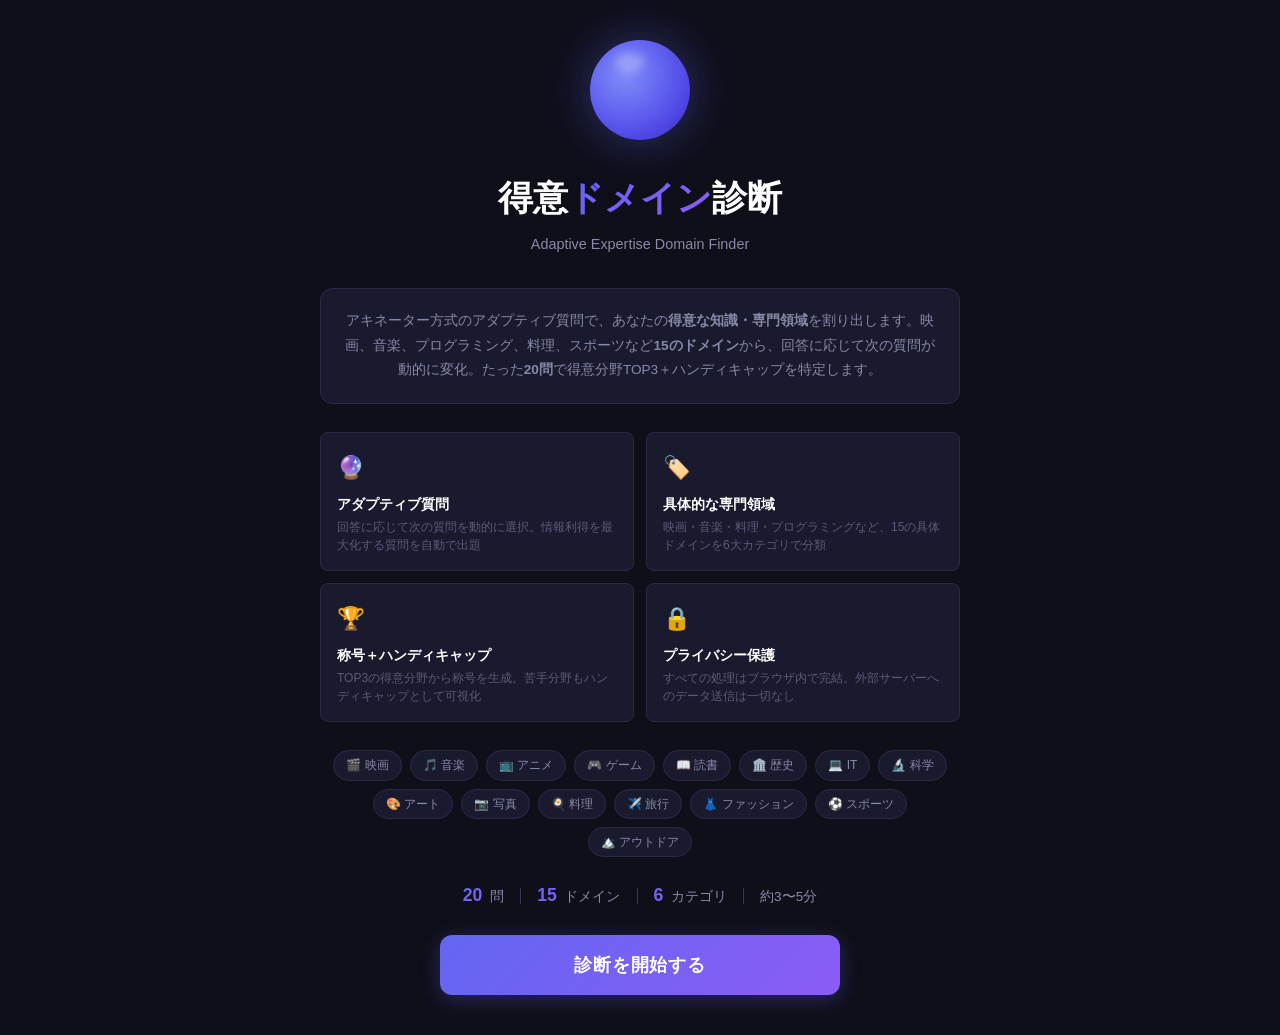
<file: strength.html>
<!DOCTYPE html>
<html lang="ja">
<head>
  <meta charset="UTF-8">
  <meta name="viewport" content="width=device-width, initial-scale=1.0">
  <title>得意ドメイン診断 - あなたの専門分野を特定</title>
  <meta name="description" content="アキネーター方式のアダプティブ質問で、あなたの得意な知識・専門領域を20問で特定。映画、音楽、プログラミング、料理など15ドメインからTOP3＋ハンディキャップを診断。">
  <meta name="theme-color" content="#0f0f1a">
  <link rel="icon" type="image/svg+xml" href="assets/icon.svg">
  <link rel="stylesheet" href="css/strength.css">
</head>
<body>

  <!-- ============================================================
       Landing Page
       ============================================================ -->
  <div id="landing" class="landing">
    <div class="landing-content">
      <div class="landing-orb"></div>
      <h1>得意<span class="accent">ドメイン</span>診断</h1>
      <p class="subtitle">Adaptive Expertise Domain Finder</p>

      <div class="landing-info">
        <p>アキネーター方式のアダプティブ質問で、あなたの<strong>得意な知識・専門領域</strong>を割り出します。映画、音楽、プログラミング、料理、スポーツなど<strong>15のドメイン</strong>から、回答に応じて次の質問が動的に変化。たった<strong>20問</strong>で得意分野TOP3＋ハンディキャップを特定します。</p>
      </div>

      <div class="landing-features">
        <div class="feature-card">
          <div class="feature-icon">🔮</div>
          <div class="feature-title">アダプティブ質問</div>
          <div class="feature-desc">回答に応じて次の質問を動的に選択。情報利得を最大化する質問を自動で出題</div>
        </div>
        <div class="feature-card">
          <div class="feature-icon">🏷️</div>
          <div class="feature-title">具体的な専門領域</div>
          <div class="feature-desc">映画・音楽・料理・プログラミングなど、15の具体ドメインを6大カテゴリで分類</div>
        </div>
        <div class="feature-card">
          <div class="feature-icon">🏆</div>
          <div class="feature-title">称号＋ハンディキャップ</div>
          <div class="feature-desc">TOP3の得意分野から称号を生成。苦手分野もハンディキャップとして可視化</div>
        </div>
        <div class="feature-card">
          <div class="feature-icon">🔒</div>
          <div class="feature-title">プライバシー保護</div>
          <div class="feature-desc">すべての処理はブラウザ内で完結。外部サーバーへのデータ送信は一切なし</div>
        </div>
      </div>

      <div class="landing-domains">
        <span class="landing-domain">🎬 映画</span>
        <span class="landing-domain">🎵 音楽</span>
        <span class="landing-domain">📺 アニメ</span>
        <span class="landing-domain">🎮 ゲーム</span>
        <span class="landing-domain">📖 読書</span>
        <span class="landing-domain">🏛️ 歴史</span>
        <span class="landing-domain">💻 IT</span>
        <span class="landing-domain">🔬 科学</span>
        <span class="landing-domain">🎨 アート</span>
        <span class="landing-domain">📷 写真</span>
        <span class="landing-domain">🍳 料理</span>
        <span class="landing-domain">✈️ 旅行</span>
        <span class="landing-domain">👗 ファッション</span>
        <span class="landing-domain">⚽ スポーツ</span>
        <span class="landing-domain">🏔️ アウトドア</span>
      </div>

      <div class="landing-stats">
        <div class="stat"><span class="stat-number">20</span>&nbsp;問</div>
        <div class="stat-divider"></div>
        <div class="stat"><span class="stat-number">15</span>&nbsp;ドメイン</div>
        <div class="stat-divider"></div>
        <div class="stat"><span class="stat-number">6</span>&nbsp;カテゴリ</div>
        <div class="stat-divider"></div>
        <div class="stat">約3〜5分</div>
      </div>

      <button class="btn-start" id="btnStart">診断を開始する</button>
    </div>
  </div>

  <!-- ============================================================
       Quiz Screen
       ============================================================ -->
  <div id="quiz" class="quiz-screen">
    <div class="progress-container">
      <div class="progress-info">
        <span class="progress-label">得意ドメイン診断</span>
        <span id="progressCount">0 / 20</span>
      </div>
      <div class="progress-bar-track">
        <div class="progress-bar-fill" id="progressBar" style="width: 0%"></div>
      </div>
      <div class="confidence-container">
        <span>確信度</span>
        <div class="confidence-track">
          <div class="confidence-fill" id="confidenceFill" style="width: 0%"></div>
        </div>
        <span id="confidenceLabel">0%</span>
      </div>
    </div>

    <div class="quiz-main">
      <div class="thinking-orb" id="thinkingOrb"></div>
      <div class="question-area" id="questionArea">
        <!-- 質問が動的に挿入される -->
      </div>
    </div>

    <div class="domain-sidebar">
      <div class="domain-bars-container" id="domainBars">
        <!-- ドメインバーが動的に挿入される -->
      </div>
    </div>
  </div>

  <!-- ============================================================
       Results Screen
       ============================================================ -->
  <div id="results" class="results-screen">
    <div class="results-hero">
      <p class="result-label">YOUR EXPERTISE PROFILE</p>
      <h2 id="resultTypeName"></h2>
      <div class="result-breakdown" id="resultBreakdown"></div>
      <div class="result-categories" id="resultCategories"></div>
      <p class="result-summary" id="resultSummary"></p>
    </div>

    <div class="results-content">
      <!-- カテゴリ別レーダーチャート -->
      <div class="result-section">
        <div class="result-section-title">Category Radar</div>
        <div class="chart-container" id="radarChart"></div>
      </div>

      <!-- TOP3 得意ドメイン -->
      <div class="result-section">
        <div class="result-section-title">Top 3 Expertise</div>
        <div class="top3-container" id="top3Container"></div>
      </div>

      <!-- ハンディキャップ -->
      <div class="result-section">
        <div class="result-section-title">Handicap</div>
        <div class="handicap-container" id="handicapContainer"></div>
      </div>

      <!-- 全ドメインスコア（カテゴリ別） -->
      <div class="result-section">
        <div class="result-section-title">All Domains</div>
        <div class="all-domains-grouped" id="allDomainsContainer"></div>
      </div>

      <!-- 組み合わせ分析 -->
      <div class="result-section">
        <div class="result-section-title">Combination Analysis</div>
        <div class="synergy-card" id="combinationContainer"></div>
      </div>
    </div>

    <div class="action-bar">
      <button class="btn-action" id="btnShareResult">結果をコピー</button>
      <button class="btn-action primary" id="btnRestart">もう一度診断する</button>
    </div>

    <footer class="app-footer">
      <p>得意ドメイン診断 &mdash; Adaptive Expertise Domain Finder</p>
      <p>アキネーター方式アダプティブ質問による知識・専門領域特定ツール</p>
    </footer>
  </div>

  <script src="js/strength-engine.js"></script>
  <script src="js/strength-app.js"></script>
</body>
</html>
</file>
<file: css/strength.css>
/* ============================================================
   得意ドメイン診断 - ダークテーマ
   15ドメイン × 6大カテゴリ × ハンディキャップ
   ============================================================ */

:root {
  --bg-dark: #0f0f1a;
  --bg-card: #1a1a2e;
  --bg-card-hover: #222240;
  --bg-input: #16162b;
  --text: #e8e8f0;
  --text-secondary: #8888a8;
  --text-muted: #5a5a78;
  --border: #2a2a45;
  --border-light: #35355a;
  --shadow: 0 2px 8px rgba(0, 0, 0, 0.3);
  --shadow-lg: 0 8px 30px rgba(0, 0, 0, 0.4);
  --radius: 12px;
  --radius-sm: 8px;
  --transition: 0.3s cubic-bezier(0.4, 0, 0.2, 1);
  --accent: #6366f1;
  --accent-glow: rgba(99, 102, 241, 0.3);
  --gradient-cta: linear-gradient(135deg, #6366f1 0%, #8b5cf6 100%);
  --gradient-hero: linear-gradient(135deg, #1a1a3e 0%, #0f0f1a 100%);
  --handicap-color: #64748b;
  --handicap-bg: rgba(100, 116, 139, 0.08);
}

* { margin: 0; padding: 0; box-sizing: border-box; }
html { scroll-behavior: smooth; -webkit-text-size-adjust: 100%; }

body {
  font-family: "Hiragino Sans", "Hiragino Kaku Gothic ProN", "Noto Sans JP", "Yu Gothic", sans-serif;
  background: var(--bg-dark);
  color: var(--text);
  line-height: 1.7;
  min-height: 100vh;
  overflow-x: hidden;
}

/* ============================================================
   Landing Page
   ============================================================ */
.landing {
  min-height: 100vh;
  display: flex;
  flex-direction: column;
  align-items: center;
  justify-content: center;
  padding: 40px 20px;
  background: var(--bg-dark);
  position: relative;
}

.landing-content {
  max-width: 640px;
  width: 100%;
  text-align: center;
}

.landing-orb {
  width: 100px;
  height: 100px;
  margin: 0 auto 28px;
  border-radius: 50%;
  background: radial-gradient(circle at 35% 35%, #818cf8, #6366f1 40%, #4f46e5 70%, #3730a3);
  box-shadow: 0 0 40px var(--accent-glow), 0 0 80px rgba(99, 102, 241, 0.15);
  animation: orbFloat 4s ease-in-out infinite;
  position: relative;
}

.landing-orb::after {
  content: '';
  position: absolute;
  top: 12%;
  left: 25%;
  width: 30%;
  height: 20%;
  border-radius: 50%;
  background: rgba(255, 255, 255, 0.25);
  filter: blur(4px);
}

@keyframes orbFloat {
  0%, 100% { transform: translateY(0); }
  50% { transform: translateY(-10px); }
}

.landing h1 {
  font-size: clamp(1.5rem, 4vw, 2.2rem);
  font-weight: 800;
  margin-bottom: 4px;
  color: #fff;
}

.landing h1 .accent {
  background: var(--gradient-cta);
  -webkit-background-clip: text;
  -webkit-text-fill-color: transparent;
  background-clip: text;
}

.landing .subtitle {
  font-size: 0.9rem;
  color: var(--text-secondary);
  margin-bottom: 32px;
}

.landing-features {
  display: grid;
  grid-template-columns: 1fr 1fr;
  gap: 12px;
  margin-bottom: 28px;
  text-align: left;
}

.feature-card {
  background: var(--bg-card);
  border: 1px solid var(--border);
  border-radius: var(--radius-sm);
  padding: 16px;
  transition: var(--transition);
}

.feature-card:hover {
  border-color: var(--border-light);
  background: var(--bg-card-hover);
}

.feature-icon { font-size: 1.4rem; margin-bottom: 6px; }
.feature-title { font-size: 0.85rem; font-weight: 700; color: #fff; margin-bottom: 2px; }
.feature-desc { font-size: 0.75rem; color: var(--text-muted); line-height: 1.5; }

.landing-info {
  background: var(--bg-card);
  border: 1px solid var(--border);
  border-radius: var(--radius);
  padding: 20px 24px;
  margin-bottom: 28px;
  font-size: 0.85rem;
  color: var(--text-secondary);
  line-height: 1.8;
}

/* ドメインタグ一覧 */
.landing-domains {
  display: flex;
  flex-wrap: wrap;
  gap: 8px;
  justify-content: center;
  margin-bottom: 24px;
}

.landing-domain {
  font-size: 0.75rem;
  padding: 4px 12px;
  border-radius: 100px;
  background: var(--bg-card);
  border: 1px solid var(--border);
  color: var(--text-secondary);
  white-space: nowrap;
}

.landing-stats {
  display: flex;
  align-items: center;
  justify-content: center;
  gap: 0;
  margin-bottom: 24px;
  font-size: 0.85rem;
  color: var(--text-secondary);
}

.landing-stats .stat {
  display: flex;
  align-items: center;
  gap: 4px;
}

.landing-stats .stat-number {
  font-weight: 800;
  font-size: 1.1rem;
  background: var(--gradient-cta);
  -webkit-background-clip: text;
  -webkit-text-fill-color: transparent;
  background-clip: text;
}

.landing-stats .stat-divider {
  width: 1px;
  height: 16px;
  background: var(--border-light);
  margin: 0 16px;
}

.btn-start {
  display: block;
  width: 100%;
  max-width: 400px;
  margin: 0 auto;
  padding: 18px 48px;
  font-size: 1.1rem;
  font-weight: 700;
  color: white;
  background: var(--gradient-cta);
  border: none;
  border-radius: var(--radius);
  cursor: pointer;
  transition: var(--transition);
  box-shadow: 0 4px 20px var(--accent-glow);
  letter-spacing: 0.05em;
}

.btn-start:hover {
  transform: translateY(-2px);
  box-shadow: 0 8px 30px var(--accent-glow);
}

.btn-start:active { transform: translateY(0); }

/* ============================================================
   Quiz Screen
   ============================================================ */
.quiz-screen {
  display: none;
  min-height: 100vh;
  background: var(--bg-dark);
}

.quiz-screen.active {
  display: flex;
  flex-direction: column;
}

.progress-container {
  position: sticky;
  top: 0;
  z-index: 100;
  background: var(--bg-card);
  border-bottom: 1px solid var(--border);
  padding: 12px 20px;
  box-shadow: var(--shadow);
}

.progress-info {
  display: flex;
  justify-content: space-between;
  align-items: center;
  max-width: 600px;
  margin: 0 auto 8px;
  font-size: 0.82rem;
  color: var(--text-secondary);
}

.progress-label { font-weight: 600; color: var(--text); }

.progress-bar-track {
  max-width: 600px;
  margin: 0 auto;
  height: 4px;
  background: var(--border);
  border-radius: 100px;
  overflow: hidden;
}

.progress-bar-fill {
  height: 100%;
  background: var(--gradient-cta);
  border-radius: 100px;
  transition: width 0.5s ease;
}

.confidence-container {
  max-width: 600px;
  margin: 8px auto 0;
  display: flex;
  align-items: center;
  gap: 8px;
  font-size: 0.75rem;
  color: var(--text-muted);
}

.confidence-track {
  flex: 1;
  height: 3px;
  background: var(--border);
  border-radius: 100px;
  overflow: hidden;
}

.confidence-fill {
  height: 100%;
  background: linear-gradient(90deg, #6366f1, #f59e0b);
  border-radius: 100px;
  transition: width 0.6s ease, background 0.6s ease;
}

/* メインクイズエリア */
.quiz-main {
  flex: 1;
  display: flex;
  flex-direction: column;
  align-items: center;
  justify-content: center;
  padding: 24px 20px 160px;
  position: relative;
}

.thinking-orb {
  width: 64px;
  height: 64px;
  margin-bottom: 28px;
  border-radius: 50%;
  background: radial-gradient(circle at 35% 35%, #818cf8, #6366f1 40%, #4f46e5 70%, #3730a3);
  box-shadow: 0 0 20px var(--accent-glow);
  transition: all 0.3s ease;
  position: relative;
}

.thinking-orb::after {
  content: '';
  position: absolute;
  top: 12%;
  left: 25%;
  width: 30%;
  height: 20%;
  border-radius: 50%;
  background: rgba(255, 255, 255, 0.2);
  filter: blur(3px);
}

.thinking-orb.thinking {
  animation: orbPulse 0.6s ease-in-out;
  box-shadow: 0 0 40px var(--accent-glow), 0 0 80px rgba(99, 102, 241, 0.2);
}

@keyframes orbPulse {
  0% { transform: scale(1); }
  50% { transform: scale(1.2); box-shadow: 0 0 60px var(--accent-glow); }
  100% { transform: scale(1); }
}

.question-area {
  max-width: 560px;
  width: 100%;
  text-align: center;
  transition: opacity 0.3s ease, transform 0.3s ease;
}

.question-area.fade-out {
  opacity: 0;
  transform: translateY(10px);
}

.question-area.fade-in {
  animation: fadeSlideIn 0.4s ease forwards;
}

@keyframes fadeSlideIn {
  from { opacity: 0; transform: translateY(20px); }
  to { opacity: 1; transform: translateY(0); }
}

.question-counter {
  font-size: 0.78rem;
  font-weight: 700;
  color: var(--accent);
  letter-spacing: 0.1em;
  margin-bottom: 12px;
  font-family: "SF Mono", "Fira Code", "Consolas", monospace;
}

.question-text {
  font-size: 1.15rem;
  font-weight: 600;
  color: #fff;
  line-height: 1.7;
  margin-bottom: 32px;
  min-height: 3.4em;
}

.answer-buttons {
  display: flex;
  gap: 10px;
  justify-content: center;
  flex-wrap: wrap;
}

.answer-btn {
  display: flex;
  flex-direction: column;
  align-items: center;
  gap: 6px;
  padding: 14px 8px;
  min-width: 90px;
  border-radius: var(--radius-sm);
  border: 2px solid var(--border);
  background: var(--bg-card);
  color: var(--text-secondary);
  cursor: pointer;
  transition: var(--transition);
  font-size: 0.78rem;
  font-weight: 500;
}

.answer-btn:hover {
  border-color: var(--border-light);
  background: var(--bg-card-hover);
  transform: translateY(-2px);
}

.answer-btn .ans-icon { font-size: 1.3rem; line-height: 1; }
.answer-btn .ans-label { font-size: 0.72rem; line-height: 1.2; }

.answer-btn.ans-yes:hover, .answer-btn.ans-yes.selected {
  border-color: #10b981; color: #10b981; background: rgba(16, 185, 129, 0.1);
}
.answer-btn.ans-prob-yes:hover, .answer-btn.ans-prob-yes.selected {
  border-color: #22d3ee; color: #22d3ee; background: rgba(34, 211, 238, 0.1);
}
.answer-btn.ans-neutral:hover, .answer-btn.ans-neutral.selected {
  border-color: #8888a8; color: #8888a8; background: rgba(136, 136, 168, 0.1);
}
.answer-btn.ans-prob-no:hover, .answer-btn.ans-prob-no.selected {
  border-color: #f59e0b; color: #f59e0b; background: rgba(245, 158, 11, 0.1);
}
.answer-btn.ans-no:hover, .answer-btn.ans-no.selected {
  border-color: #ef4444; color: #ef4444; background: rgba(239, 68, 68, 0.1);
}

.answer-btn.dimmed { opacity: 0.25; pointer-events: none; }
.answer-btn.selected { transform: scale(1.05); }

/* ドメインサイドバー（15ドメイン対応 - 3カラム） */
.domain-sidebar {
  position: fixed;
  bottom: 0;
  left: 0;
  right: 0;
  background: var(--bg-card);
  border-top: 1px solid var(--border);
  padding: 10px 20px;
  z-index: 100;
  box-shadow: 0 -4px 16px rgba(0, 0, 0, 0.3);
}

.domain-bars-container {
  max-width: 780px;
  margin: 0 auto;
  display: grid;
  grid-template-columns: 1fr 1fr 1fr;
  gap: 4px 14px;
}

.domain-bar-item {
  display: flex;
  align-items: center;
  gap: 4px;
  font-size: 0.68rem;
  transition: var(--transition);
}

.domain-bar-item.top { font-weight: 700; }

.domain-bar-icon {
  font-size: 0.78rem;
  width: 18px;
  text-align: center;
  flex-shrink: 0;
}

.domain-bar-name {
  width: 56px;
  flex-shrink: 0;
  color: var(--text-secondary);
  font-size: 0.62rem;
  white-space: nowrap;
  overflow: hidden;
  text-overflow: ellipsis;
}

.domain-bar-item.top .domain-bar-name { color: var(--text); }

.domain-bar-track {
  flex: 1;
  height: 5px;
  background: var(--bg-input);
  border-radius: 3px;
  overflow: hidden;
}

.domain-bar-fill {
  height: 100%;
  border-radius: 3px;
  transition: width 0.6s ease;
  min-width: 2px;
}

.domain-bar-score {
  width: 22px;
  text-align: right;
  font-size: 0.65rem;
  color: var(--text-muted);
  font-family: "SF Mono", "Fira Code", "Consolas", monospace;
  flex-shrink: 0;
}

.domain-bar-item.top .domain-bar-score { color: var(--text); }

/* ============================================================
   Results Screen
   ============================================================ */
.results-screen {
  display: none;
  min-height: 100vh;
  background: var(--bg-dark);
}

.results-screen.active { display: block; }

/* ヒーロー（称号＋内訳） */
.results-hero {
  background: var(--gradient-hero);
  padding: 48px 20px;
  text-align: center;
  border-bottom: 1px solid var(--border);
}

.results-hero .result-label {
  font-size: 0.78rem;
  color: var(--text-muted);
  text-transform: uppercase;
  letter-spacing: 0.15em;
  font-family: "SF Mono", "Fira Code", "Consolas", monospace;
  margin-bottom: 8px;
}

.results-hero h2 {
  font-size: clamp(1.6rem, 4vw, 2.4rem);
  font-weight: 800;
  margin-bottom: 16px;
  background: var(--gradient-cta);
  -webkit-background-clip: text;
  -webkit-text-fill-color: transparent;
  background-clip: text;
}

/* 内訳タグ */
.result-breakdown {
  display: flex;
  flex-wrap: wrap;
  gap: 8px;
  justify-content: center;
  align-items: center;
  margin-bottom: 12px;
}

.breakdown-tag {
  padding: 6px 18px;
  border-radius: 100px;
  border: 2px solid;
  font-size: 0.88rem;
  font-weight: 700;
  background: var(--bg-input);
}

.breakdown-separator {
  font-size: 1.1rem;
  font-weight: 800;
  color: var(--text-muted);
}

/* カテゴリバッジ */
.result-categories {
  display: flex;
  gap: 8px;
  justify-content: center;
  margin-bottom: 16px;
}

.category-badge {
  font-size: 0.72rem;
  padding: 2px 12px;
  border-radius: 100px;
  border: 1px solid;
  font-weight: 600;
  background: transparent;
}

.results-hero .result-summary {
  max-width: 600px;
  margin: 0 auto;
  font-size: 0.92rem;
  line-height: 1.8;
  color: var(--text-secondary);
}

/* 結果コンテンツ */
.results-content {
  max-width: 800px;
  margin: 0 auto;
  padding: 32px 20px 40px;
}

.result-section { margin-bottom: 32px; }

.result-section-title {
  font-size: 0.78rem;
  font-weight: 700;
  letter-spacing: 0.1em;
  text-transform: uppercase;
  color: var(--text-muted);
  margin-bottom: 16px;
  font-family: "SF Mono", "Fira Code", "Consolas", monospace;
  display: flex;
  align-items: center;
  gap: 8px;
}

.result-section-title::after {
  content: '';
  flex: 1;
  height: 1px;
  background: var(--border);
}

/* レーダーチャート */
.chart-container {
  display: flex;
  justify-content: center;
  padding: 16px 0;
  background: var(--bg-card);
  border: 1px solid var(--border);
  border-radius: var(--radius);
}

.radar-chart { max-width: 100%; height: auto; }

/* TOP3 カード */
.top3-container {
  display: flex;
  flex-direction: column;
  gap: 16px;
}

.top3-card {
  background: var(--bg-card);
  border: 1px solid var(--border);
  border-left: 4px solid;
  border-radius: var(--radius);
  padding: 24px;
  position: relative;
  animation: fadeSlideIn 0.5s ease forwards;
}

.top3-card:nth-child(2) { animation-delay: 0.1s; }
.top3-card:nth-child(3) { animation-delay: 0.2s; }

.top3-rank {
  position: absolute;
  top: -1px;
  right: 20px;
  padding: 4px 14px;
  border-radius: 0 0 8px 8px;
  font-size: 0.75rem;
  font-weight: 800;
  color: #fff;
  letter-spacing: 0.05em;
  font-family: "SF Mono", "Fira Code", "Consolas", monospace;
}

.top3-header {
  display: flex;
  align-items: center;
  gap: 12px;
  margin-bottom: 12px;
}

.top3-icon { font-size: 2.2rem; flex-shrink: 0; }

.top3-category-badge {
  font-size: 0.7rem;
  font-weight: 600;
  letter-spacing: 0.05em;
  margin-bottom: 2px;
}

.top3-name {
  font-size: 1.3rem;
  font-weight: 800;
}

.top3-score {
  margin-left: auto;
  font-size: 1.6rem;
  font-weight: 800;
  color: var(--text-muted);
  font-family: "SF Mono", "Fira Code", "Consolas", monospace;
  flex-shrink: 0;
}

.top3-desc {
  font-size: 0.88rem;
  color: var(--text-secondary);
  line-height: 1.8;
  margin-bottom: 12px;
}

/* ドメインキーワード */
.top3-keywords {
  display: flex;
  flex-wrap: wrap;
  gap: 6px;
}

.domain-keyword {
  font-size: 0.72rem;
  padding: 3px 10px;
  border-radius: 100px;
  border: 1px solid;
  color: var(--text-secondary);
  background: var(--bg-input);
}

/* ============================================================
   ハンディキャップ
   ============================================================ */
.handicap-container {
  display: flex;
  flex-direction: column;
  gap: 10px;
}

.handicap-card {
  background: var(--handicap-bg);
  border: 1px solid var(--border);
  border-left: 3px solid var(--handicap-color);
  border-radius: var(--radius-sm);
  padding: 16px 20px;
  animation: fadeSlideIn 0.5s ease forwards;
}

.handicap-card:nth-child(2) { animation-delay: 0.1s; }
.handicap-card:nth-child(3) { animation-delay: 0.2s; }

.handicap-header {
  display: flex;
  align-items: center;
  gap: 8px;
  margin-bottom: 6px;
}

.handicap-icon { font-size: 1.2rem; }

.handicap-name {
  font-size: 0.92rem;
  font-weight: 700;
  color: var(--handicap-color);
}

.handicap-category {
  font-size: 0.68rem;
  color: var(--text-muted);
  margin-left: 4px;
}

.handicap-score {
  margin-left: auto;
  font-size: 0.88rem;
  font-weight: 700;
  color: var(--handicap-color);
  font-family: "SF Mono", "Fira Code", "Consolas", monospace;
}

.handicap-growth {
  font-size: 0.82rem;
  color: var(--text-muted);
  line-height: 1.6;
  padding-left: 28px;
}

/* ============================================================
   全ドメインスコア（カテゴリ別グルーピング）
   ============================================================ */
.all-domains-grouped {
  background: var(--bg-card);
  border: 1px solid var(--border);
  border-radius: var(--radius);
  padding: 24px;
  display: flex;
  flex-direction: column;
  gap: 4px;
}

.cat-group { margin-bottom: 12px; }
.cat-group:last-child { margin-bottom: 0; }

.cat-group-header {
  font-size: 0.72rem;
  font-weight: 700;
  letter-spacing: 0.08em;
  margin-bottom: 6px;
  padding-bottom: 4px;
  border-bottom: 1px solid var(--border);
}

.all-domain-row {
  display: flex;
  align-items: center;
  gap: 8px;
  font-size: 0.82rem;
  padding: 2px 0;
}

.all-domain-row.top-row { font-weight: 700; }

.all-domain-row.bottom-row {
  opacity: 0.6;
}

.all-domain-rank {
  width: 24px;
  font-size: 0.72rem;
  color: var(--text-muted);
  text-align: center;
  font-family: "SF Mono", "Fira Code", "Consolas", monospace;
  flex-shrink: 0;
}

.all-domain-row.top-row .all-domain-rank { color: var(--accent); }

.all-domain-icon {
  font-size: 1rem;
  width: 22px;
  text-align: center;
  flex-shrink: 0;
}

.all-domain-name {
  width: 80px;
  flex-shrink: 0;
  color: var(--text-secondary);
  font-size: 0.78rem;
  white-space: nowrap;
  overflow: hidden;
  text-overflow: ellipsis;
}

.all-domain-row.top-row .all-domain-name { color: var(--text); }

.all-domain-track {
  flex: 1;
  height: 16px;
  background: var(--bg-input);
  border-radius: 4px;
  overflow: hidden;
  border: 1px solid var(--border);
}

.all-domain-fill {
  height: 100%;
  border-radius: 4px;
  transition: width 1s ease;
  min-width: 4px;
}

.all-domain-score {
  width: 32px;
  text-align: right;
  font-weight: 700;
  font-family: "SF Mono", "Fira Code", "Consolas", monospace;
  flex-shrink: 0;
  color: var(--text);
}

/* 組み合わせ分析 */
.synergy-card {
  background: var(--bg-card);
  border: 1px solid var(--border);
  border-radius: var(--radius);
  padding: 28px;
}

.synergy-visual {
  display: flex;
  align-items: center;
  justify-content: center;
  gap: 8px;
  flex-wrap: wrap;
  margin-bottom: 20px;
}

.synergy-domain {
  padding: 8px 18px;
  border-radius: 100px;
  border: 2px solid;
  font-size: 0.88rem;
  font-weight: 700;
  background: var(--bg-input);
}

.synergy-plus {
  font-size: 1.2rem;
  color: var(--text-muted);
  font-weight: 700;
}

.synergy-text {
  font-size: 0.92rem;
  color: var(--text-secondary);
  line-height: 1.8;
  text-align: center;
}

/* アクションバー */
.action-bar {
  display: flex;
  justify-content: center;
  gap: 12px;
  padding: 24px 20px;
  flex-wrap: wrap;
}

.btn-action {
  padding: 12px 28px;
  border-radius: var(--radius-sm);
  font-size: 0.9rem;
  font-weight: 600;
  border: 1px solid var(--border);
  background: var(--bg-card);
  color: var(--text);
  cursor: pointer;
  transition: var(--transition);
}

.btn-action:hover {
  border-color: var(--border-light);
  background: var(--bg-card-hover);
}

.btn-action.primary {
  background: var(--gradient-cta);
  border-color: transparent;
  color: white;
}

.btn-action.primary:hover {
  box-shadow: 0 4px 15px var(--accent-glow);
}

.app-footer {
  text-align: center;
  padding: 24px;
  font-size: 0.78rem;
  color: var(--text-muted);
  border-top: 1px solid var(--border);
}

/* ============================================================
   Responsive
   ============================================================ */
@media (max-width: 600px) {
  .landing { padding: 32px 16px; }
  .landing-features { grid-template-columns: 1fr; }

  .question-text { font-size: 1.02rem; }

  .answer-buttons { gap: 8px; }
  .answer-btn { min-width: 60px; padding: 10px 4px; font-size: 0.72rem; }
  .answer-btn .ans-icon { font-size: 1.1rem; }
  .answer-btn .ans-label { font-size: 0.65rem; }

  /* サイドバー: モバイルは2カラム */
  .domain-bars-container {
    grid-template-columns: 1fr 1fr;
    gap: 3px 10px;
  }

  .domain-bar-name { width: 44px; font-size: 0.58rem; }
  .domain-bar-icon { font-size: 0.72rem; width: 16px; }
  .domain-bar-score { font-size: 0.58rem; width: 20px; }

  .top3-card { padding: 20px 16px; }
  .top3-header { flex-wrap: wrap; }
  .top3-score { font-size: 1.2rem; }

  .synergy-visual { flex-direction: column; gap: 6px; }
  .synergy-plus { display: none; }

  .all-domain-name { width: 56px; font-size: 0.72rem; }

  .results-hero h2 { font-size: 1.4rem; }

  .breakdown-tag { font-size: 0.78rem; padding: 4px 14px; }
}

/* ============================================================
   Utilities
   ============================================================ */
.hidden { display: none !important; }
</file>
